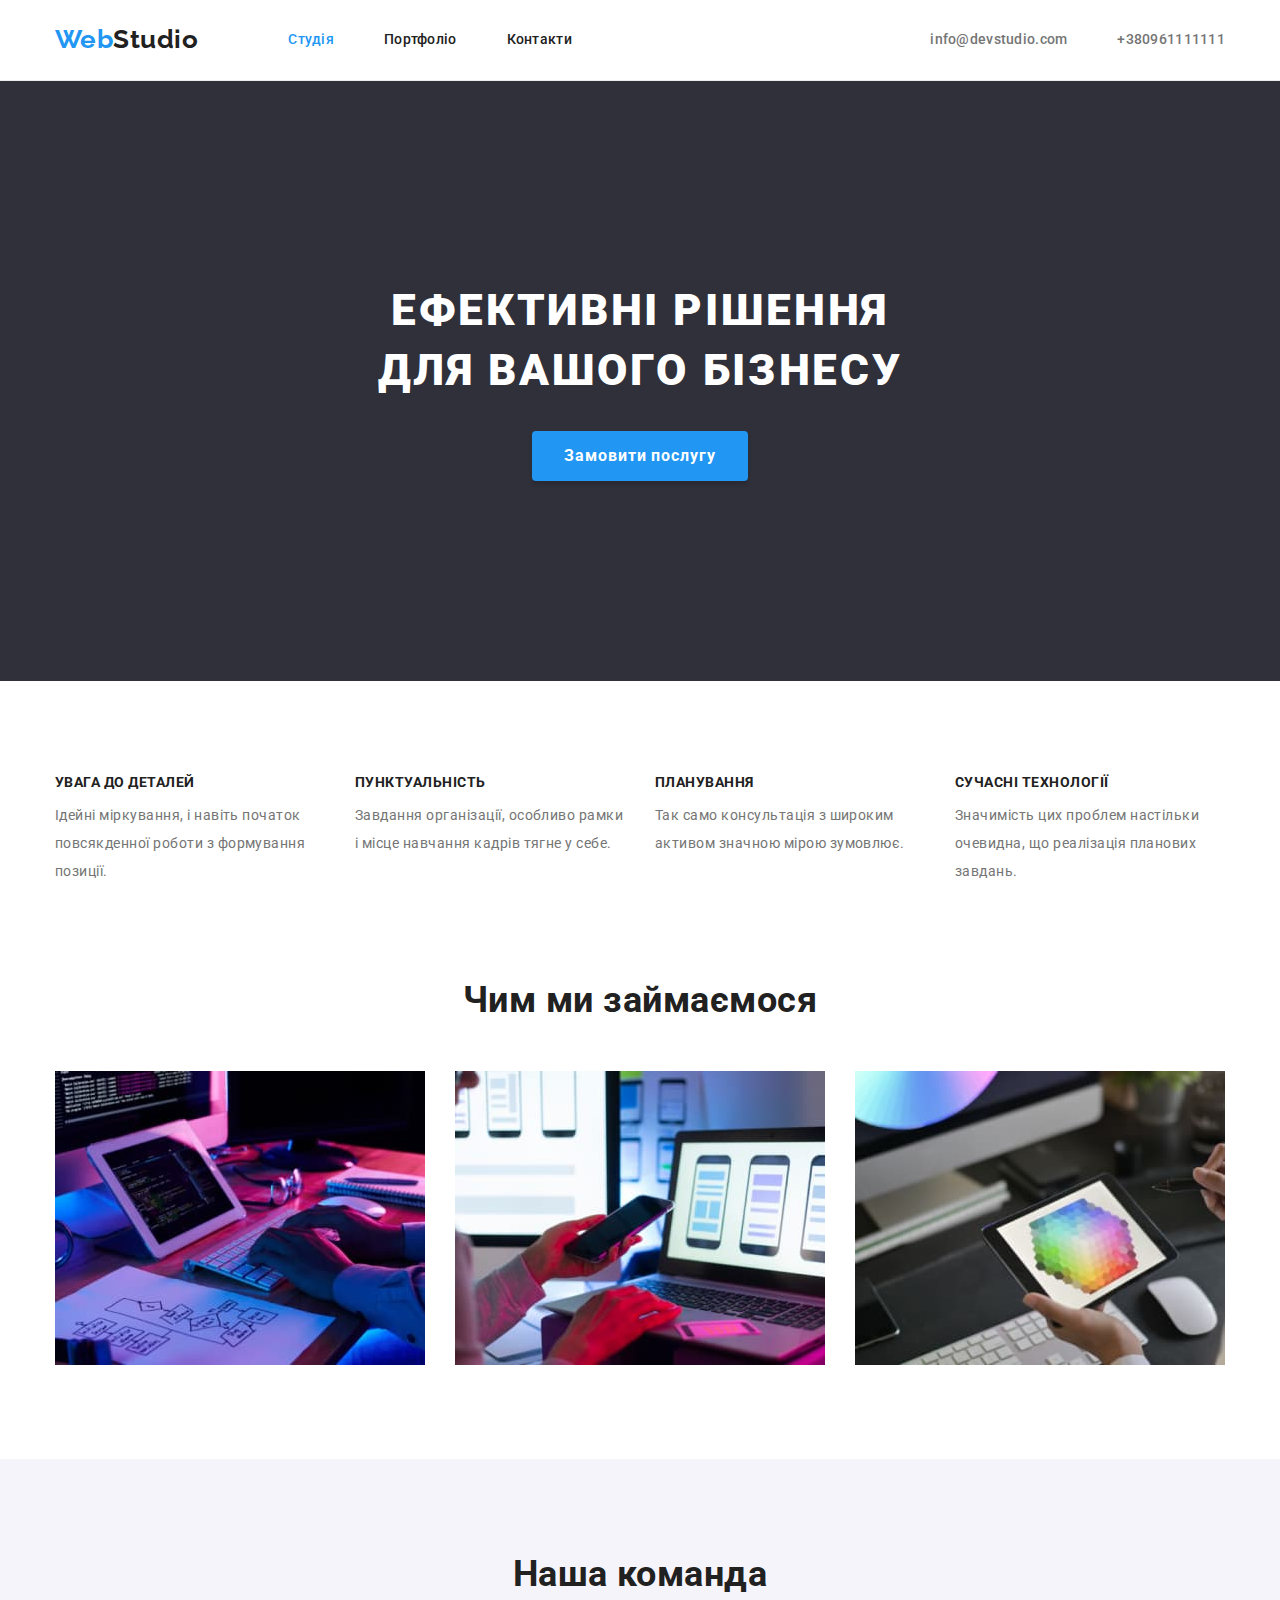
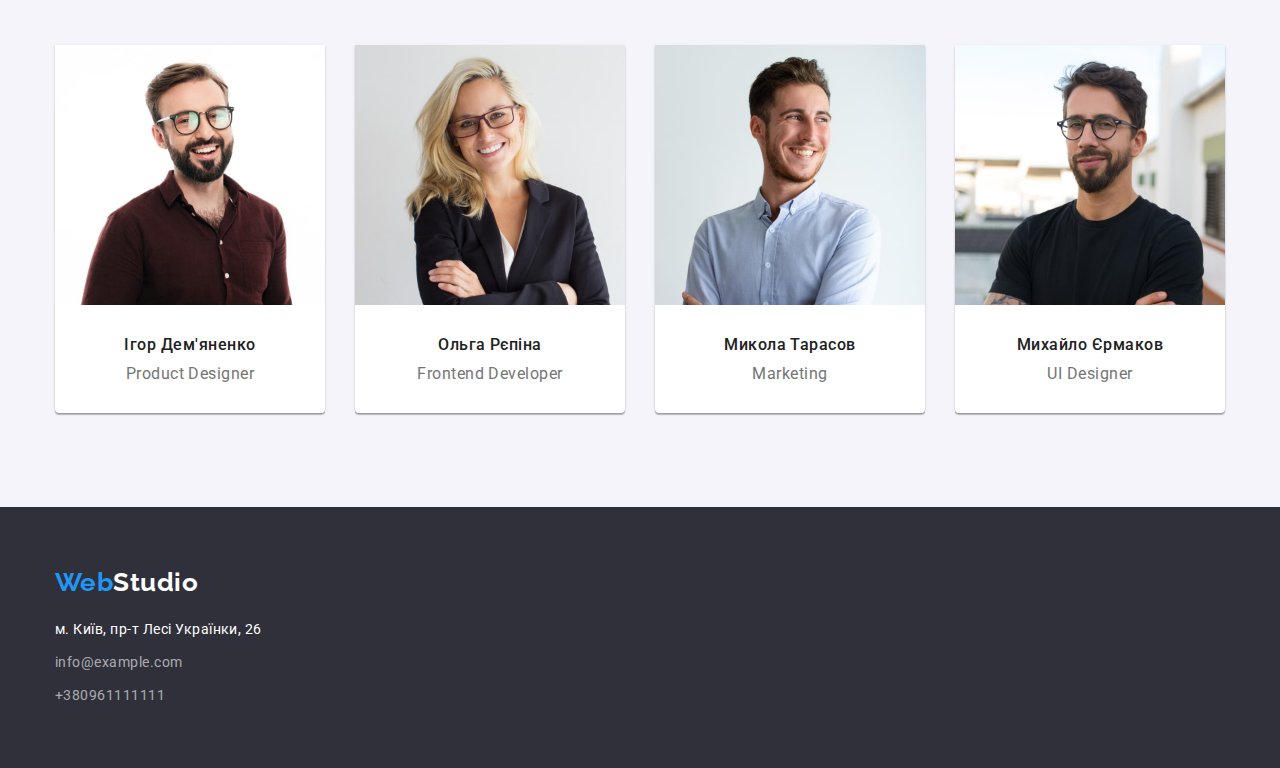
<file: index.html>
<!DOCTYPE html>
<html lang="ua">
  <head class="head">
    <meta charset="UTF-8" />
    <meta http-equiv="X-UA-Compatible" content="IE=edge" />
    <meta name="viewport" content="width=device-width, initial-scale=1.0" />
    <title>WebStudio</title>
    <link rel="preconnect" href="https://fonts.googleapis.com" />
    <link rel="preconnect" href="https://fonts.gstatic.com" crossorigin />
    <link
      href="https://fonts.googleapis.com/css2?family=Raleway:wght@700&family=Roboto:wght@400;500;700;900&display=swap"
      rel="stylesheet"
    />
    <link rel="stylesheet" href="./css/modern-normalize.css">
    <link rel="stylesheet" href="./css/styles.css" />
  </head>
  <body class="body">
 
    <!---Шапка сайту-->
    <header class="header">
      <div class="container main-nav">
        <nav class="nav">
          <a href="/" class="logo"> <span class="logo-accent">Web</span>Studio</a>
          <ul class="site-nav">
            <li class="site-nav-item">
              <a href="./index.html" class="site-nav-link link current">Студія</a>
            </li>
            <li class="site-nav-item">
              <a href="./portfolio.html" class="site-nav-link">Портфоліо</a>
            </li>
            <li class="site-nav-item"><a href="" class="site-nav-link">Контакти</a></li>
          </ul>
        </nav>
        <ul class="auth-nav">
          <li class="auth-nav-item">
            <a href="mailto:info@devstudio.com" class="auth-nav-link">info@devstudio.com</a>
          </li>
          <li class="auth-nav-item">
            <a href="tel:+380961111111" class="auth-nav-link">+380961111111</a>
          </li>
        </ul>
      </div>
    </header>
    <main>
 
      <!-- Герой -->
          <section class="hero section"> <div class="container"> 
        <h1 class="hero-title">
          ЕФЕКТИВНІ РІШЕННЯ <br />
          ДЛЯ ВАШОГО БІЗНЕСУ
        </h1>
        <button type="button" class="hero-button">Замовити послугу</button>
      </div>
</section>
      <!-- Наші переваги -->
     <section class="section"> <div class="container"> 
        <h2 class="sectionn-title visually-hidden">Наші переваги</h2>
        <ul class="feature">
          <li class="feature-item">
            <h3 class="feature-title">Увага до деталей</h3>
<p class="feature-text">Ідейні міркування, і навіть початок повсякденної роботи з
              формування позиції.</p> 
          </li>
          <li class="feature-item">
            <h3 class="feature-title">Пунктуальність</h3>
<p class="feature-text">Завдання організації, особливо рамки і місце навчання кадрів
              тягне у себе.</p> 
          </li>
          <li class="feature-item">
            <h3 class="feature-title">Планування</h3>
<p class="feature-text">Так само консультація з широким активом значною мірою
              зумовлює.</p> 
          </li>
          <li class="feature-item">
            <h3 class="feature-title">Сучасні технології</h3>
<p class="feature-text">Значимість цих проблем настільки очевидна, що реалізація планових
              завдань.</p> 
          </li>
        </ul>
      </div> </section>
 
      <!-- Чим ми займаємося -->
      <section class="section works-section">
                <div class="container">
        <h2 class="section-title">Чим ми займаємося</h2>
                    <ul class="list works">
                        <li class="item">
                            <img src="./images/img1.jpeg" alt="верстка сайту" width="370" />
                        </li>
                        <li class="item">
                            <img src="./images/img2.jpeg" alt="адаптація сайту" width="370" />
                        </li>
                        <li class="item">
                            <img src="./images/img3.jpeg" alt="оформлення сайту" width="370" />
                        </li>
                    </ul>
                    </section>
        </div>

        <!-- Наша команда -->
             <section class="section team"> <div class="container"> 
        <h2 class="section-title">Наша команда</h2>
        <ul class="list-team">
            <li class="team-item">
                <img src="./images/img4.jpeg" alt="член команди" width="270" class="img-team"/>
                <div class="team-text"><h3 class="team-member">Ігор Дем'яненко</h3>
                <p class="position">Product Designer</p></div>
            </li>
            <li class="team-item">
                <img src="./images/img5.jpeg" alt="член команди" width="270" class="img-team"/>
                <div class="team-text"><h3 class="team-member">Ольга Рєпіна</h3>
                <p class="position">Frontend Developer</p></div>
            </li>
            <li class="team-item">
                <img src="./images/img6.jpeg" alt="член команди" width="270" class="img-team"/>
                <div class="team-text"><h3 class="team-member">Микола Тарасов</h3>
                <p class="position">Marketing</p></div>
            </li>
            <li class="team-item">
                <img src="./images/img7.jpeg" alt="член команди" width="270" class="img-team"/>
                <div class="team-text"><h3 class="team-member">Михайло Єрмаков</h3>
                <p class="position">UI Designer</p></div>
            </li>
        </ul>
      </div> </section>
    </main>
 
    <!-- Футер -->
          <footer class="footer"> <div class="container">
            <a href="/" class="logo-footer link"> <span class="logo-accent">Web</span>Studio</a>
<address class="address">
  <ul class="list-footer">
    <li class="item-footer"> <a class="map link" href="https://goo.gl/maps/qB4iPWVN4ftwvtJb9" target="_blank"
        rel="noopener noreferrer"> м. Київ, пр-т Лесі Українки, 26</a></li>
    <li class="item-footer-mail"><a href="mailto:info@example.com" class="footer-cont-link">info@example.com</a></li>
    <li class="item-footer-phone"><a href="tel:+380961111111" class="footer-cont-link">+380961111111</a></li>
  </ul>
</address> </div>
          </footer>

  </body>
</html>
</file>
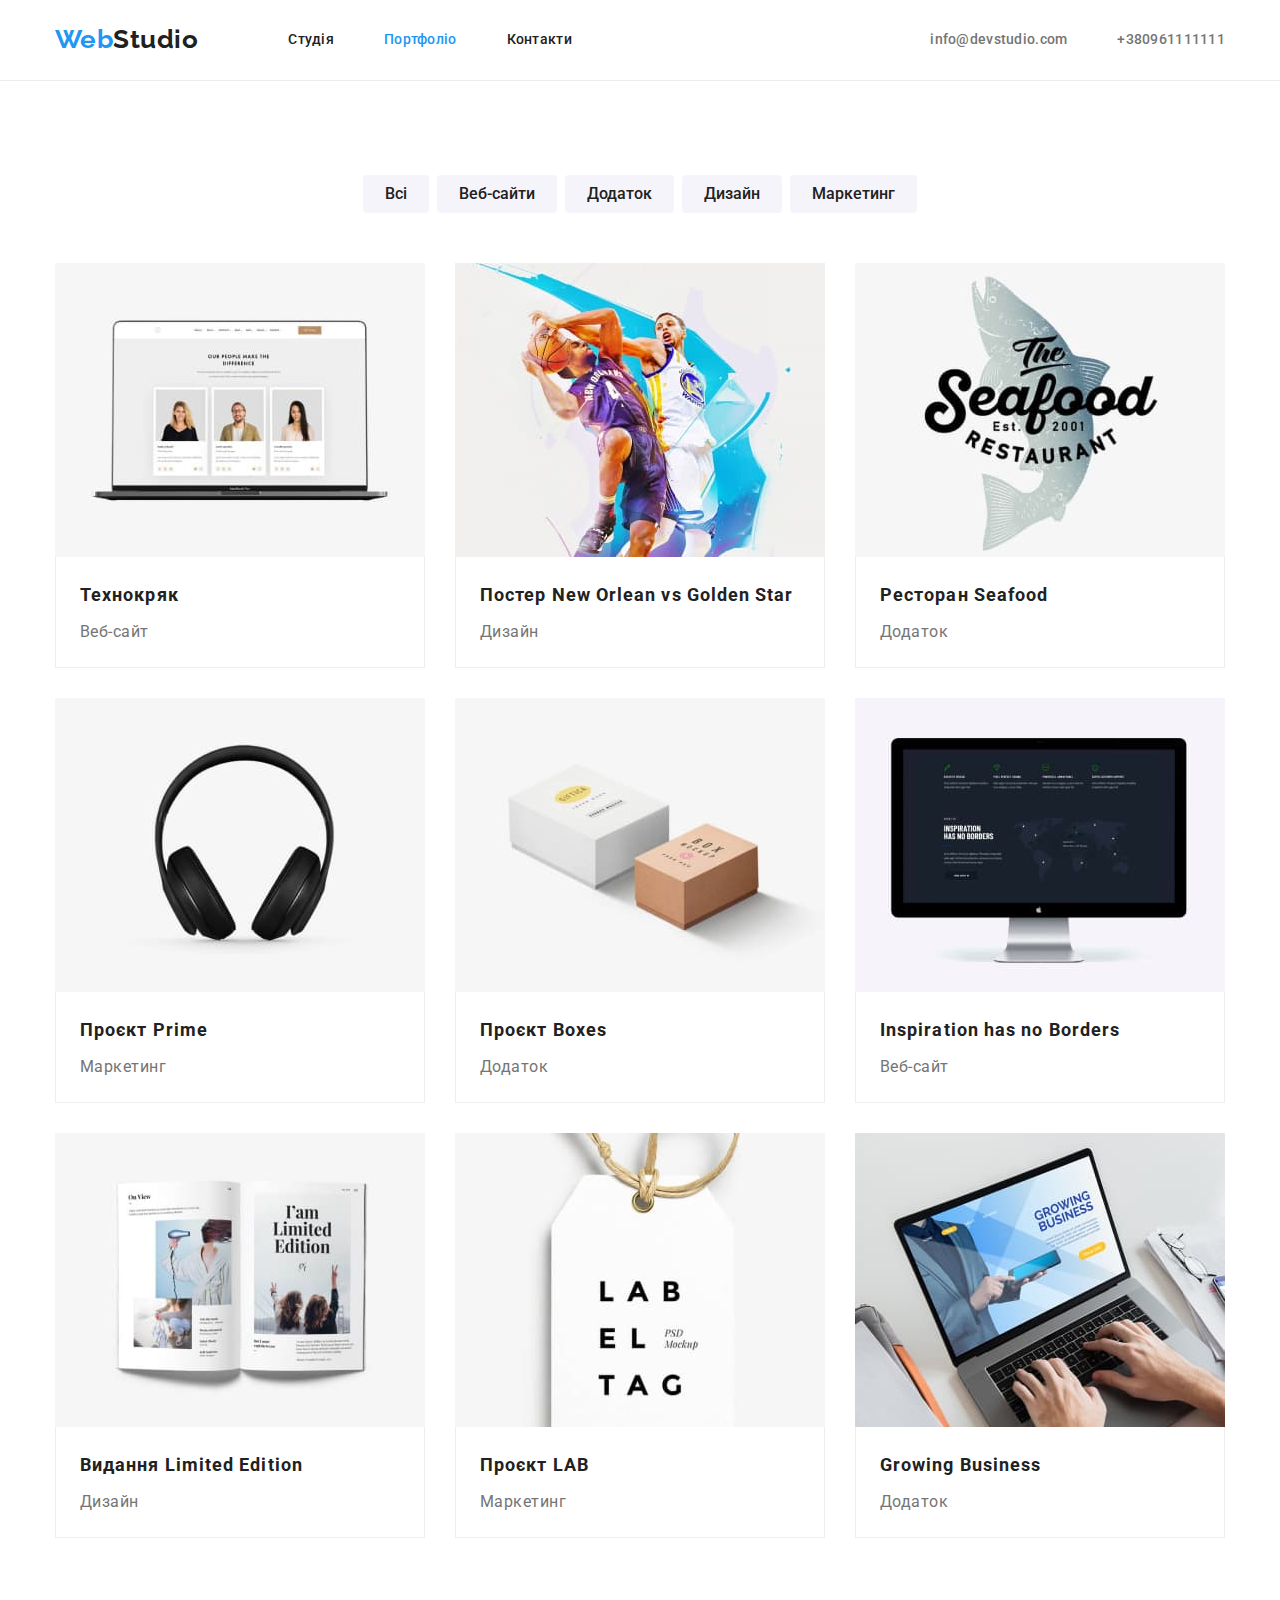
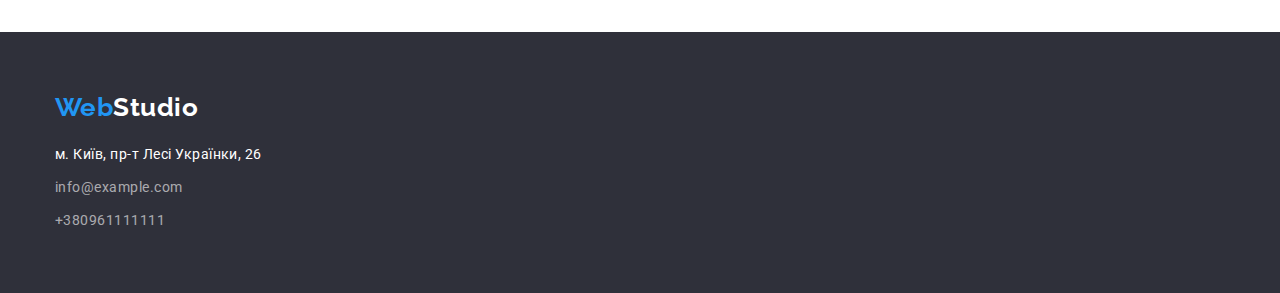
<file: portfolio.html>
<!DOCTYPE html>
<html lang="ua">
  <head class="head">
    <meta charset="UTF-8" />
    <meta http-equiv="X-UA-Compatible" content="IE=edge" />
    <meta name="viewport" content="width=device-width, initial-scale=1.0" />
    <title>WebStudio</title>
    <link rel="preconnect" href="https://fonts.googleapis.com" />
    <link rel="preconnect" href="https://fonts.gstatic.com" crossorigin />
    <link
      href="https://fonts.googleapis.com/css2?family=Raleway:wght@700&family=Roboto:wght@400;500;700;900&display=swap"
      rel="stylesheet"
    />
    <link rel="stylesheet" href="./css/modern-normalize.css" />
    <link rel="stylesheet" href="./css/styles.css" />
  </head>

  <body class="body">
    <!---Шапка сайта-->
    <header class="header">
      <div class="container main-nav">
        <nav class="nav">
          <a href="/" class="logo"> <span class="logo-accent">Web</span>Studio</a>
          <ul class="site-nav">
            <li class="site-nav-item">
              <a href="./index.html" class="site-nav-link">Студія</a>
            </li>
            <li class="site-nav-item">
              <a href="./portfolio.html" class="site-nav-link link current">Портфоліо</a>
            </li>
            <li class="site-nav-item"><a href="" class="site-nav-link">Контакти</a></li>
          </ul>
        </nav>
        <ul class="auth-nav">
          <li class="auth-nav-item">
            <a href="mailto:info@devstudio.com" class="auth-nav-link">info@devstudio.com</a>
          </li>
          <li class="auth-nav-item">
            <a href="tel:+380961111111" class="auth-nav-link">+380961111111</a>
          </li>
        </ul>
      </div>
    </header>

    <!-- Main -->
    <main>
      <section class="section">
        <div class="container">
          <h1 class="visually-hidden">Проєкти</h1>
          <ul class="buttons-list">
            <li class="item-button">
              <button type="button" class="button secondary">Всі</button>
            </li>

            <li class="item-button">
              <button type="button" class="button secondary">Веб-сайти</button>
            </li>

            <li class="item-button">
              <button type="button" class="button secondary">Додаток</button>
            </li>

            <li class="item-button">
              <button type="button" class="button secondary">Дизайн</button>
            </li>

            <li class="item-button">
              <button type="button" class="button secondary">Маркетинг</button>
            </li>
          </ul>

          <ul class="project-list list">
            <li class="item-project">
              <a href="" class="link-project"
                ><img src="./images/img-8.jpeg" alt="Веб-сайт" width="370" />
                <div class="title-item">
                  <h2 class="project-title">Технокряк</h2>
                  <p class="project">Веб-сайт</p>
                </div>
              </a>
            </li>

            <li class="item-project">
              <a href="" class="link-project"
                ><img src="./images/img-9.jpeg" alt="Дизайн-макет" width="370" />
                <div class="title-item">
                  <h2 class="project-title">Постер New Orlean vs Golden Star</h2>
                  <p class="project">Дизайн</p>
                </div>
              </a>
            </li>

            <li class="item-project">
              <a href="" class="link-project"
                ><img src="./images/img-10.jpeg" alt="Лого приложения для ресторана" width="370" />
                <div class="title-item">
                  <h2 class="project-title">Ресторан Seafood</h2>
                  <p class="project">Додаток</p>
                </div>
              </a>
            </li>

            <li class="item-project">
              <a href="" class="link-project"
                ><img src="./images/img-11.jpeg" alt="Наушники" width="370" />
                <div class="title-item">
                  <h2 class="project-title">Проєкт Prime</h2>
                  <p class="project">Маркетинг</p>
                </div>
              </a>
            </li>

            <li class="item-project">
              <a href="" class="link-project"
                ><img src="./images/img-12.jpeg" alt="Две коробочки" width="370" />
                <div class="title-item">
                  <h2 class="project-title">Проєкт Boxes</h2>
                  <p class="project">Додаток</p>
                </div>
              </a>
            </li>

            <li class="item-project">
              <a href="" class="link-project"
                ><img src="./images/img-13.jpeg" alt="Веб-сайт" width="370" />
                <div class="title-item">
                  <h2 class="project-title">Inspiration has no Borders</h2>
                  <p class="project">Веб-сайт</p>
                </div>
              </a>
            </li>

            <li class="item-project">
              <a href="" class="link-project"
                ><img src="./images/img-14.jpeg" alt="Журнал" width="370" />
                <div class="title-item">
                  <h2 class="project-title">Видання Limited Edition</h2>
                  <p class="project">Дизайн</p>
                </div>
              </a>
            </li>

            <li class="item-project">
              <a href="" class="link-project"
                ><img src="./images/img-15.jpeg" alt="Бейдж" width="370" />
                <div class="title-item">
                  <h2 class="project-title">Проєкт LAB</h2>
                  <p class="project">Маркетинг</p>
                </div>
              </a>
            </li>

            <li class="item-project">
              <a href="" class="link-project"
                ><img src="./images/img-16.jpeg" alt="Робота за ноутбуком" width="370" />
                <div class="title-item">
                  <h2 class="project-title">Growing Business</h2>
                  <p class="project">Додаток</p>
                </div>
              </a>
            </li>
          </ul>
        </div>
      </section>
    </main>

    <!-- Футер -->
    <footer class="footer">
      <div class="container">
        <a href="/" class="logo-footer link"> <span class="logo-accent">Web</span>Studio</a>
        <address class="address">
          <ul class="list-footer">
            <li class="item-footer">
              <a
                class="map link"
                href="https://goo.gl/maps/qB4iPWVN4ftwvtJb9"
                target="_blank"
                rel="noopener noreferrer"
              >
                м. Київ, пр-т Лесі Українки, 26</a
              >
            </li>
            <li class="item-footer-mail">
              <a href="mailto:info@example.com" class="footer-cont-link">info@example.com</a>
            </li>
            <li class="item-footer-phone">
              <a href="tel:+380961111111" class="footer-cont-link">+380961111111</a>
            </li>
          </ul>
        </address>
      </div>
    </footer>
  </body>
</html>
</file>
<file: css/styles.css>
:root {
  --primary-padding: 94px;

  --primary-text-color: #757575;
  --title-text-color: #212121;
  --accent-color: #2196f3;
  --primary-white-color: #ffffff;
}

.body {
  background-color: var(--primary-white-color);
  color: var(--primary-text-color);
  font-family: roboto, sans-serif;
  letter-spacing: 0.03em;
}

.item {
  list-style: none;
}

/* Utility */
p,
ul,
h1,
h2,
h3,
h4,
h5,
h6 {
  margin: 0;
}

ul {
  list-style: none;
  padding: 0;
}

.section {
  padding-top: 94px;
  padding-bottom: 94px;
}

.list {
  padding: 0;
  margin: 0;
  list-style: none;
}

.button {
  cursor: pointer;
}

.container {
  margin-left: auto;
  margin-right: auto;
  width: 1200px;
  padding-left: 15px;
  padding-right: 15px;
}

img {
  display: block;
  max-width: 100%;
  height: auto;
}

*,
*::before,
*::after {
  box-sizing: border-box;
}

/* Header Logo */
.header {
  border-bottom: 1px solid #ececec;
}

.logo {
  display: flex;
  margin-right: 90px;
  color: var(--title-text-color);
  font-family: raleway, sans-serif;
  font-weight: 700;
  font-size: 26px;
  line-height: 1.19;
  text-decoration: none;
}
.logo-accent {
  color: var(--accent-color);
}

/* nav */
.nav {
  display: flex;
}

/* Site nav */
.site-nav {
  display: flex;
  margin-right: auto;
}
.site-nav-item:not(:last-child) {
  margin-right: 50px;
}

.site-nav-link,
.auth-nav-link {
  display: block;
  padding-top: 32px;
  padding-bottom: 32px;

  letter-spacing: 0.02em;
  font-family: Roboto;
  font-style: normal;
  font-weight: 500;
  font-size: 14px;
  line-height: 1.14;
  text-decoration: none;
}

.site-nav-link {
  color: var(--title-text-color);
}

.auth-nav-link {
  color: var(--primary-text-color);
}

.site-nav-link:hover,
.auth-nav-link:hover,
.site-nav-link:focus,
.auth-nav-link:focus {
  color: var(--accent-color);
}

/* Auth nav */
.auth-nav {
  display: flex;
}
.auth-nav-item:not(:last-child) {
  margin-right: 50px;
}

/* Container main-nav */
.main-nav,
.nav {
  align-items: center;
  display: flex;
}
.main-nav {
  justify-content: space-between;
}

.section-title {
  color: var(--title-text-color);
  font-weight: 700;
  font-size: 36px;
  line-height: 1.17;
  text-align: center;
}

.team-member {
  color: var(--title-text-color);
}

.site-nav .link.current {
  color: var(--accent-color);
}

/* Hero */
.hero {
  max-width: 1600px;
  padding: 200px 0;

  background-color: #2f303a;
  text-align: center;
}

.hero-title {
  margin-bottom: 30px;

  color: var(--primary-white-color);
  font-weight: 900;
  font-size: 44px;
  line-height: 1.36;
  letter-spacing: 0.06em;
  text-transform: uppercase;
}

.hero-button {
  background-color: var(--accent-color);
  color: var(--primary-white-color);
  cursor: pointer;
  border-color: transparent;
  letter-spacing: 0.06em;
  box-shadow: 0px 4px 4px rgba(0, 0, 0, 0.15);
  border-radius: 4px;
  font-weight: 700;
  font-size: 16px;
  line-height: 1.88;
  width: 216px;
  height: 50px;
}

.hero-button:focus,
.hero-button:hover {
  background-color: #188ce8;
}

/* features */

.visually-hidden {
  position: absolute;
  white-space: nowrap;
  width: 1px;
  height: 1px;
  overflow: hidden;
  border: 0;
  padding: 0;
  clip: rect(0 0 0 0);
  clip-path: inset(50%);
  margin: -1px;
}

.feature {
  display: flex;
}

.feature-item {
  width: 270px;
  margin-right: 30px;
}

.feature-item:last-child {
  margin-right: 0;
}

.feature-title {
  margin-bottom: 10px;

  color: var(--title-text-color);
  font-weight: 700;
  font-size: 14px;
  line-height: 1.14;
  text-transform: uppercase;
}
.feature-text {
  color: var(--primary-text-color);
  font-size: 14px;
  line-height: 2;
}

/* What we do */
.works-section {
  padding-top: 0;
}

.section-title {
  margin-bottom: 50px;
}

.works {
  display: flex;
}

.works .item {
  width: 370px;
  margin-right: 30px;
}

.works .item:nth-child(3n) {
  margin-right: 0;
}

/* Our team */
.team {
  width: 100%;
  background-color: #f5f4fa;
}

.section-title.team {
  padding-top: var(--primary-padding);
}

.list-team {
  display: flex;
}

.team-item {
  width: 270px;
  margin-right: 30px;

  box-shadow: 0px 1px 3px rgba(0, 0, 0, 0.12), 0px 1px 1px rgba(0, 0, 0, 0.14),
    0px 2px 1px rgba(0, 0, 0, 0.2);
  border-radius: 0px 0px 4px 4px;
  background-color: #fff;
}

.team-item:last-child {
  margin-right: 0;
}

.team-text {
  padding-top: 30px;
  padding-bottom: 30px;
}

.team-member {
  margin-bottom: 10px;

  font-weight: 500;
  font-size: 16px;
  line-height: 1.19;
  text-align: center;
}
.position {
  font-size: 16px;
  line-height: 1.19;
  text-align: center;
}

/* Projects */
.buttons-list {
  display: block;
  display: flex;
  flex-wrap: wrap;
  justify-content: center;
  margin-bottom: 50px;
}

.item-button {
  margin-right: 8px;
}
.item-button:last-child {
  margin-right: 0;
}

.button.secondary {
  padding: 6px 22px;
  color: var(--title-text-color);
  background-color: #f5f4fa;
  font-weight: 500;
  font-size: 16px;
  line-height: 1.63;
  border-radius: 4px;
}

.button.secondary:hover,
.button.secondary:focus {
  background-color: var(--accent-color);
  color: var(--primary-white-color);
}
.button.secondary {
  cursor: pointer;
  border-radius: 4px;
  border: transparent;
}

.project-list .link-project {
  text-decoration: none;
}

.project-list {
  display: flex;
  flex-wrap: wrap;
}

.title-item {
  padding: 20px 24px;
  border-right: 1px solid #eeeeee;
  border-bottom: 1px solid #eeeeee;
  border-left: 1px solid #eeeeee;
}

.item-project {
  margin-right: 30px;
  margin-bottom: 30px;
}

.item-project:nth-child(3n) {
  margin-right: 0;
}

.item-project:nth-last-child(-n + 3) {
  margin-bottom: var(--primary-margin-bottom);
}

.project-list h2 {
  color: var(--title-text-color);
  font-weight: 700;
  font-size: 18px;
  line-height: 2;
  letter-spacing: 0.06em;
}
.project {
  margin-top: 4px;
  color: var(--primary-text-color);
  font-size: 16px;
  line-height: 1.88;
}

/* footer */
.logo-footer {
  margin-bottom: 20px;
  display: inline-block;
  color: var(--primary-white-color);
  text-decoration: none;
}

.footer {
  padding: 60px 0;
  background-color: #2f303a;
  background-size: cover;
}

.logo-footer,
.logo-accent {
  font-family: Raleway;
  font-weight: 700;
  font-size: 26px;
  line-height: calc(31 / 26);
}

.map {
  margin-bottom: 9px;

  color: var(--primary-white-color);
  font-style: normal;
  font-size: 14px;
  line-height: 1.71;
  text-decoration: none;
}

.item-footer {
  margin-bottom: 9px;
}

.item-footer-mail {
  margin-bottom: 9px;
}

.footer-cont-link {
  text-decoration: none;
  color: rgba(255, 255, 255, 0.6);
  font-style: normal;
  font-size: 14px;
  line-height: 1.71;
}

/* основний колір заголовків: #212121; */
/* основний колір текста : #757575; */
/* білий : #FFFFFF */
/* акцент : #2196F3 */
/* фон футера : #2F303A */
/* вторинний колір фона background: #F5F4FA;
 */ ;
</file>
